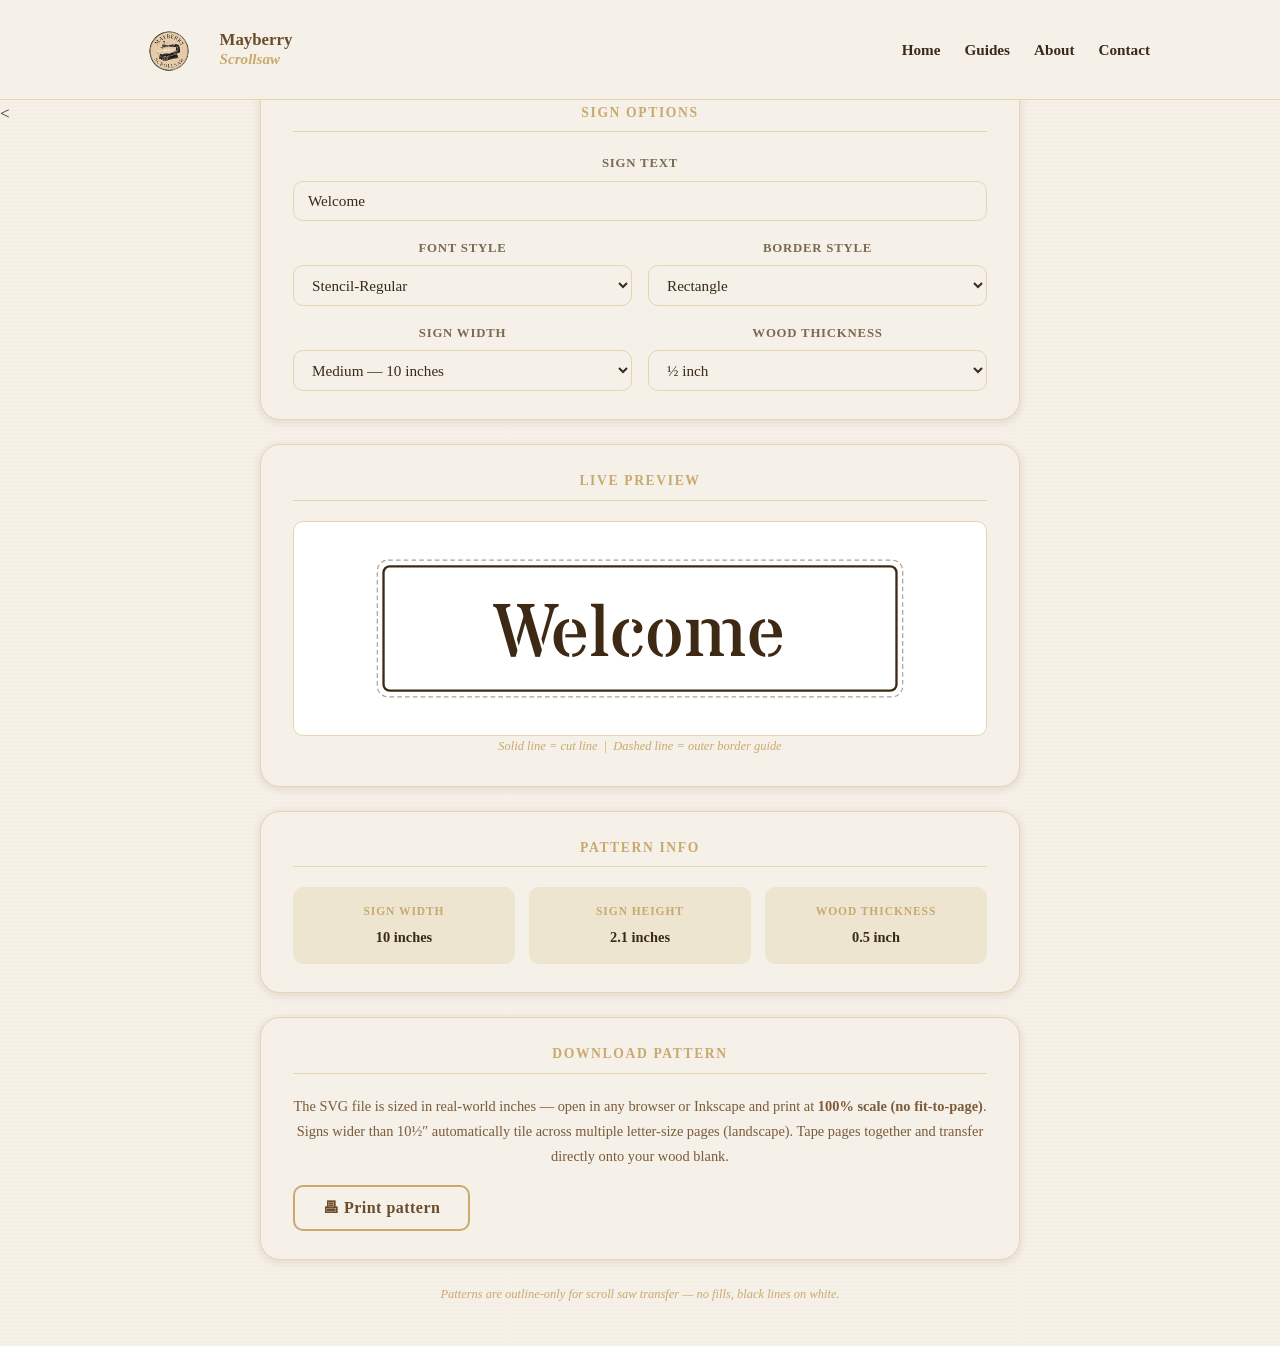
<file: ScrollSaw - Copy/signBuilder/index.html>
<!DOCTYPE html>
<html lang="en">
<head>
  <meta charset="UTF-8" />
  <meta name="viewport" content="width=device-width, initial-scale=1.0" />
  <title>Name Sign Builder</title>
 
  <link rel="stylesheet" href="signstyles.css" />
  
</head>
<div id="site-header">
    <div class="header-inner">
        <a class="logo" aria-label="Mayberry Scrollsaw home">
            <img src="../images/logoSVG.svg" alt="Mayberry Scrollsaw logo" class="logo-icon" />

            <!-- Decorative crosshair/compass icon -->
            <!-- Brand name — <br> splits into two lines on screen;
             <em> italicises "Scrollsaw" via CSS               -->
            <span class="logo-text">Mayberry<br /><em>Scrollsaw</em></span>

        </a>
    

        <!-- PRIMARY NAV LINKS
         href values are anchor IDs — they scroll to matching sections.
         Add/remove <li> items here to change the menu.               -->
        <nav id="main-nav" aria-label="Primary navigation">
            <ul>
                <li><a href="../index.html">Home</a></li>
                <li><a href="../guides/guideHome.html">Guides</a></li>
                <li><a href="../about.html">About</a></li>
                <li><a href="#contact">Contact</a></li>
            </ul>
        </nav>
    </div><</div>
<body>

    <div class="page-wrap">

        <header>
           
        </header>

        <!-- FORM CARD -->
        <div class="card">
            <h2>Sign options</h2>
            <div class="form-grid">

                <div class="field full">
                    <label for="sb-name">Sign text</label>
                    <input type="text" id="sb-name" placeholder='e.g. "Grandpa&apos;s Shop"' value="Welcome" maxlength="40" />
                </div>

                <div class="field">
                    <label for="sb-font">Font style</label>
                    <select id="sb-font">
                        <option value="Stencil-Regular">Stencil-Regular</option>
                        <option value="Stencil-Bold">Stencil-Bold</option>
                        <option value="Thin-Regular">Thin-Regular</option>
                        <option value="Thin-Bold">Thin-Bold</option>
                        <option value="Thin-Extra">Thin-Extra</option>
                        <option value="Huge">Huge</option>
                        <option value="Chunk">Chunk</option>
                        <option value="South">South</option>

                    </select>
                </div>

                <div class="field">
                    <label for="sb-border">Border style</label>
                    <select id="sb-border">
                        <option value="rect">Rectangle</option>
                        <option value="oval">Oval</option>
                        <option value="arch">Arch top</option>
                        <option value="scallop">Scalloped</option>
                        <option value="bubbles">Bubbles</option>
                        <option value="fancy">Fancy</option>
                        <option value="none">No border</option>
                    </select>
                </div>

                <div class="field" style="display:none">
                    <label for="sb-bottom">Bottom edge</label>
                    <select id="sb-bottom">
                        <option value="flat">Flat</option>
                        <option value="match">Match top</option>
                    </select>
                </div>

                <div class="field">
                    <label for="sb-size">Sign width</label>
                    <select id="sb-size">
                        <option value="small">Small — 6 inches</option>
                        <option value="medium" selected>Medium — 10 inches</option>
                        <option value="large">Large — 14 inches</option>
                    </select>
                </div>

                <div class="field">
                    <label for="sb-thickness">Wood thickness</label>
                    <select id="sb-thickness">
                        <option value="0.25">&#188; inch</option>
                        <option value="0.5" selected>&#189; inch</option>
                        <option value="0.75">&#190; inch</option>
                    </select>
                </div>

            </div>
        </div>

        <!-- PREVIEW CARD -->
        <div class="card">
            <h2>Live preview</h2>
            <div class="preview-area">
                <svg id="preview-svg" xmlns="http://www.w3.org/2000/svg"></svg>
            </div>
            <p class="preview-hint">Solid line = cut line &nbsp;|&nbsp; Dashed line = outer border guide</p>
        </div>

        <!-- INFO TILES -->
        <div class="card">
            <h2>Pattern info</h2>
            <div class="info-grid">
                <div class="info-tile">
                    <div class="tile-label">Sign width</div>
                    <div class="tile-value" id="info-width">—</div>
                </div>
                <div class="info-tile">
                    <div class="tile-label">Sign height</div>
                    <div class="tile-value" id="info-height">—</div>
                </div>
                <div class="info-tile">
                    <div class="tile-label">Wood thickness</div>
                    <div class="tile-value" id="info-thick">—</div>
                </div>
            </div>
        </div>

        <!-- DOWNLOAD CARD -->
        <div class="card">
            <h2>Download pattern</h2>
            <p style="font-size:0.9rem; color:#7a5c3a; margin-bottom:16px;">
                The SVG file is sized in real-world inches — open in any browser or Inkscape and print at <strong>100% scale (no fit-to-page)</strong>.
                Signs wider than 10½&Prime; automatically tile across multiple letter-size pages (landscape). Tape pages together and transfer directly onto your wood blank.
            </p>
            <div class="actions">

                <button class="btn btn-secondary" onclick="printPreview()">&#128438; Print pattern</button>
            </div>
        </div>

        <footer>Patterns are outline-only for scroll saw transfer &mdash; no fills, black lines on white.</footer>

    </div><!-- /page-wrap -->
    <script src="borderPaths.js"></script>

    <script src="signScript.js"></script>
</body>
</html>
</file>
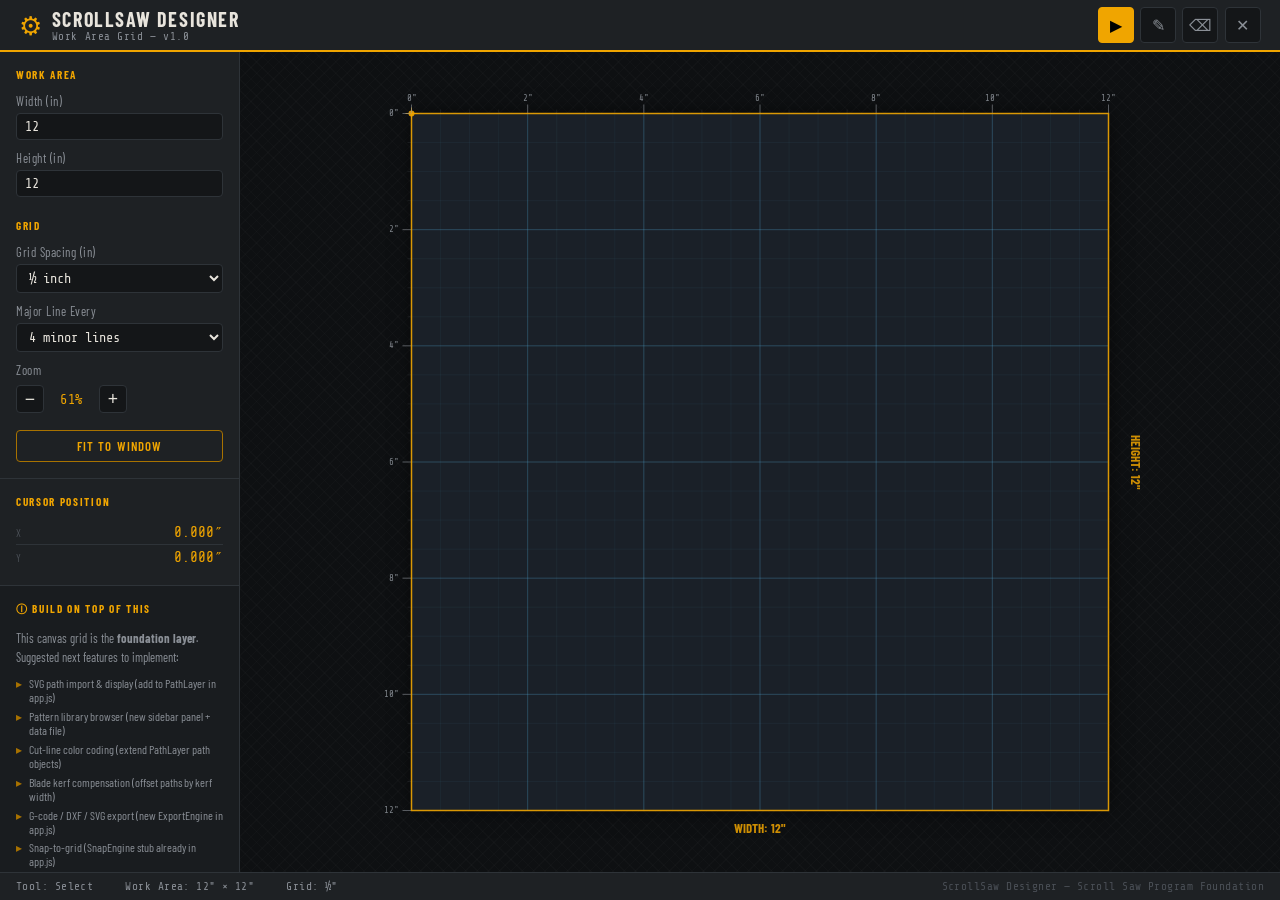
<file: ScrollSaw - Copy/programs/programsTemplate/index.html>
<!DOCTYPE html>
<!--
  ╔══════════════════════════════════════════════════════════════════╗
  ║  ScrollSaw Designer — index.html                                ║
  ║  Foundation layer for a scroll saw pattern design program       ║
  ╠══════════════════════════════════════════════════════════════════╣
  ║  FILE STRUCTURE OVERVIEW                                        ║
  ║  ─────────────────────────────────────────────────────────────  ║
  ║  index.html  → Page structure, all UI elements, loads files     ║
  ║  styles.css  → All visual styling, colors, layout, fonts        ║
  ║  app.js      → All logic: grid drawing, zoom, pan, tools        ║
  ║                                                                  ║
  ║  HOW IT ALL CONNECTS                                            ║
  ║  ─────────────────────────────────────────────────────────────  ║
  ║  1. The <canvas id="work-canvas"> is where everything draws.    ║
  ║     app.js grabs this element and renders the grid onto it.     ║
  ║                                                                  ║
  ║  2. The sidebar inputs (width, height, grid spacing, zoom)      ║
  ║     are wired in app.js via addEventListener("change").         ║
  ║     Changing a value → updates state → redraws grid.           ║
  ║                                                                  ║
  ║  3. Tool buttons (#btn-select, #btn-draw, #btn-erase) call      ║
  ║     ToolManager.activate("toolname") in app.js.                 ║
  ║                                                                  ║
  ║  4. Status bar spans are updated by app.js whenever state       ║
  ║     changes (tool, work area size, grid spacing).               ║
  ║                                                                  ║
  ║  TO ADD A NEW SIDEBAR CONTROL                                   ║
  ║  ─────────────────────────────────────────────────────────────  ║
  ║  1. Add an <input> or <select> here with a unique id.           ║
  ║  2. In app.js, grab it: const el = document.getElementById()   ║
  ║  3. Add: el.addEventListener("change", () => { ... })           ║
  ║  4. Update state and call GridRenderer.draw()                   ║
  ╚══════════════════════════════════════════════════════════════════╝
-->
<html lang="en">
<head>
    <meta charset="UTF-8" />
    <meta name="viewport" content="width=device-width, initial-scale=1.0" />
    <title>Scroll Saw Designer — Work Area Grid</title>

    <!-- All styles are in styles.css. See that file for layout/color notes. -->
    <link rel="stylesheet" href="styles.css" />
</head>
<body>

    <!-- ═══════════════════════════════════════
         HEADER BAR
         Contains: app title + toolbar buttons
         Buttons are wired in app.js near the
         bottom under "CONTROL EVENTS"
         ═══════════════════════════════════════ -->
    <header class="app-header">

        <!-- Brand / Title -->
        <div class="header-brand">
            <span class="brand-icon">⚙</span>
            <div>
                <h1>ScrollSaw Designer</h1>
                <p class="subtitle">Work Area Grid &mdash; v1.0</p>
            </div>
        </div>

        <!-- Tool buttons — wired to ToolManager.activate() in app.js -->
        <nav class="header-tools">
            <!-- id="btn-select" → ToolManager.activate('select') -->
            <button class="tool-btn active" id="btn-select" title="Select / Pan (Alt+drag or middle mouse)">&#9654;</button>

            <!-- id="btn-draw" → ToolManager.activate('draw')
                 Click to add points, double-click to finish path,
                 right-click to cancel. Logic in app.js mousedown/dblclick. -->
            <button class="tool-btn" id="btn-draw" title="Draw Path (click=point, dbl=finish, right=cancel)">&#9998;</button>

            <!-- id="btn-erase" → ToolManager.activate('erase') — STUB, ready for logic -->
            <button class="tool-btn" id="btn-erase" title="Erase Path (stub — add hit detection in app.js)">&#9003;</button>

            <!-- id="btn-clear" → clears ALL paths via PathLayer.clear() -->
            <button class="tool-btn danger" id="btn-clear" title="Clear All Drawn Paths">&#10005;</button>
        </nav>
    </header>


    <!-- ═══════════════════════════════════════
         MAIN LAYOUT
         Two-column: sidebar (left) + canvas (right)
         CSS handles the flex layout in styles.css
         under ".app-body"
         ═══════════════════════════════════════ -->
    <main class="app-body">

        <!-- ─────────────────────────────────────
             LEFT SIDEBAR
             All inputs here update state in app.js
             and trigger a GridRenderer.draw() call
             ───────────────────────────────────── -->
        <aside class="sidebar">

            <!-- WORK AREA SIZE PANEL
                 Controls: workWidth, workHeight (in inches)
                 In app.js these map to state.workWidth / state.workHeight
                 Changing these redraws the grid rectangle on the canvas -->
            <section class="panel">
                <h2 class="panel-title">Work Area</h2>

                <!-- Width input → state.workWidth in app.js -->
                <label class="field-label">
                    Width (in)
                    <input class="field-input" type="number" id="wa-width"
                           value="12" min="1" max="96" step="0.5" />
                </label>

                <!-- Height input → state.workHeight in app.js -->
                <label class="field-label">
                    Height (in)
                    <input class="field-input" type="number" id="wa-height"
                           value="12" min="1" max="96" step="0.5" />
                </label>


                <!-- GRID SETTINGS
                     Grid Spacing = distance between minor grid lines, in inches
                     Major Every  = how many minor lines between bold major lines
                     Both update state and trigger GridRenderer.draw() -->
                <h2 class="panel-title" style="margin-top:1.4rem;">Grid</h2>

                <!-- Grid spacing → state.gridSpacing in app.js -->
                <label class="field-label">
                    Grid Spacing (in)
                    <select class="field-input" id="grid-spacing">
                        <option value="0.25">¼ inch</option>
                        <option value="0.5" selected>½ inch</option>
                        <option value="1">1 inch</option>
                        <option value="2">2 inches</option>
                    </select>
                </label>

                <!-- Major line interval → state.majorEvery in app.js
                     e.g. "4" means every 4th minor line is drawn as a major line -->
                <label class="field-label">
                    Major Line Every
                    <select class="field-input" id="major-every">
                        <option value="2">2 minor lines</option>
                        <option value="4" selected>4 minor lines</option>
                        <option value="8">8 minor lines</option>
                    </select>
                </label>


                <!-- ZOOM CONTROLS
                     +/- buttons call applyZoom() in app.js
                     Zoom label (#zoom-label) is updated by updateZoomLabel()
                     You can also scroll the mouse wheel on the canvas to zoom -->
                <label class="field-label">
                    Zoom
                    <div class="zoom-row">
                        <!-- calls applyZoom(-ZOOM_STEP) in app.js -->
                        <button class="zoom-btn" id="zoom-out">&#8722;</button>
                        <span class="zoom-val" id="zoom-label">100%</span>
                        <!-- calls applyZoom(+ZOOM_STEP) in app.js -->
                        <button class="zoom-btn" id="zoom-in">&#43;</button>
                    </div>
                </label>

                <!-- Fit to Window → calls fitToWindow() in app.js
                     Scales + centers the work area in the visible canvas -->
                <button class="action-btn" id="btn-fit">Fit to Window</button>
            </section>


            <!-- CURSOR POSITION PANEL
                 Updated on every mousemove event in app.js.
                 Displays the cursor position in inches relative
                 to the top-left corner of the work area (origin). -->
            <section class="panel">
                <h2 class="panel-title">Cursor Position</h2>

                <!-- Updated by: elCursorX.textContent = ip.x.toFixed(3) + '"' -->
                <div class="coord-row">
                    <span class="coord-label">X</span>
                    <span class="coord-val" id="cursor-x">0.000&Prime;</span>
                </div>

                <!-- Updated by: elCursorY.textContent = ip.y.toFixed(3) + '"' -->
                <div class="coord-row">
                    <span class="coord-label">Y</span>
                    <span class="coord-val" id="cursor-y">0.000&Prime;</span>
                </div>
            </section>


            <!-- DEVELOPER NOTES PANEL
                 Informational only — describes what to build next.
                 Safe to remove or replace with a pattern library panel, etc. -->
            <section class="panel note-panel">
                <h2 class="panel-title">&#9432; Build On Top Of This</h2>
                <p>
                    This canvas grid is the <strong>foundation layer</strong>.
                    Suggested next features to implement:
                </p>
                <ul>
                    <li>SVG path import &amp; display (add to PathLayer in app.js)</li>
                    <li>Pattern library browser (new sidebar panel + data file)</li>
                    <li>Cut-line color coding (extend PathLayer path objects)</li>
                    <li>Blade kerf compensation (offset paths by kerf width)</li>
                    <li>G-code / DXF / SVG export (new ExportEngine in app.js)</li>
                    <li>Snap-to-grid (SnapEngine stub already in app.js)</li>
                    <li>Shape tools: circle, rectangle, arc (new tools in ToolManager)</li>
                    <li>Undo / Redo stack (wrap PathLayer mutations)</li>
                </ul>
            </section>

        </aside><!-- end .sidebar -->
        <!-- ─────────────────────────────────────
             CANVAS WRAPPER + CANVAS
             The wrapper div fills remaining space.
             The canvas inside it is sized to match
             the wrapper by resizeCanvas() in app.js.

             All grid drawing happens on #work-canvas
             via the 2D canvas API in app.js.

             Mouse events (mousemove, mousedown, wheel)
             are attached to #work-canvas in app.js.
             ───────────────────────────────────── -->
        <div class="canvas-wrapper" id="canvas-wrapper">
            <!--
              #work-canvas: The main drawing surface.
              - Sized dynamically by resizeCanvas() in app.js
              - Grid drawn by GridRenderer.draw()
              - Paths drawn by PathLayer.draw()
              - Mouse events wired in app.js
            -->
            <canvas id="work-canvas"></canvas>
        </div>

    </main><!-- end .app-body -->
    <!-- ═══════════════════════════════════════
         STATUS BAR (bottom of screen)
         These spans are updated by app.js:
           #status-tool → ToolManager.activate()
           #status-size → updateStatus()
           #status-grid → updateStatus()
         ═══════════════════════════════════════ -->
    <footer class="status-bar">
        <span id="status-tool">Tool: Select</span>
        <span id="status-size">Work Area: 12&Prime; &times; 12&Prime;</span>
        <span id="status-grid">Grid: ½&Prime;</span>
        <span class="status-credit">ScrollSaw Designer — Scroll Saw Program Foundation</span>
    </footer>


    <!--
      app.js loaded at end of body so all DOM elements above exist
      before the JS tries to getElementById() them.
      All logic lives in app.js — do not inline scripts here.
    -->
    <script src="app.js"></script>
</body>
</html>
</file>
<file: ScrollSaw - Copy/signBuilder/signstyles.css>
@font-face {
    font-family: 'Stencil-Regular';
    src: url('../fonts/StardosStencil-Regular.ttf') format('truetype');
    font-weight: 700;
}

@font-face {
    font-family: 'Stencil-Bold';
    src: url('../fonts/StardosStencil-Bold.ttf') format('truetype');
    font-weight: 700;
}

@font-face {
    font-family: 'Thin-Regular';
    src: url('../fonts/postnobillscolombo-regular.ttf') format('truetype');
    font-weight: 700;
}

@font-face {
    font-family: 'Thin-Light';
    src: url('../fonts/postnobillscolombo-light.ttf') format('truetype');
    font-weight: 700;
}

@font-face {
    font-family: 'Thin-Bold';
    src: url('../fonts/postnobillscolombo-bold.ttf') format('truetype');
    font-weight: 700;
}

@font-face {
    font-family: 'Thin-Extra';
    src: url('../fonts/postnobillscolombo-extrabold.ttf') format('truetype');
    font-weight: 700;
}

@font-face {
    font-family: 'Huge';
    src: url('../fonts/lintsec.ttf') format('truetype');
    font-weight: 700;
}

@font-face {
    font-family: 'Chunk';
    src: url('../fonts/gomarice_shibuya_zero.ttf') format('truetype');
    font-weight: 700;
}

@font-face {
    font-family: 'South';
    src: url('../fonts/Beon-Regular.ttf') format('truetype');
    font-weight: 700;
}
/* =============================================================
   1. CSS CUSTOM PROPERTIES
   Design tokens used throughout. Changing a value here
   cascades everywhere — easy theming.
============================================================= */
:root {
    /* --- Color Palette --- */
    --cream: #f5f0e8; /* page background, warm off-white       */
    --parchment: #ede5d0; /* section alternating background         */
    --warm-tan: #c9a96e; /* mid-tone wood color                    */
    --bark: #6b4c2a; /* dark brown, headings / borders         */
    --bark-deep: #3e2a14; /* deepest brown, footer bg               */
    --sawdust: #e8d5b0; /* lightest wood highlight                */
    --green-sage: #7a8c6e; /* muted sage green accent                */
    --green-dark: #4a5e3a; /* darker green for hover states          */
    --red-barn: #9b3a2e; /* classic barn-red, sparingly            */
    --text-main: #3a2a18; /* primary body text                      */
    --text-muted: #7a6a52; /* secondary / muted text                 */
    --white: #ffffff;
    /* --- Typography --- */
    --font-display: 'Playfair Display', Georgia, serif;
    --font-body: 'Lora', Georgia, serif;
    /* --- Spacing scale --- */
    --space-xs: 0.5rem; /*  8px */
    --space-sm: 1rem; /* 16px */
    --space-md: 1.5rem; /* 24px */
    --space-lg: 2.5rem; /* 40px */
    --space-xl: 4rem; /* 64px */
    --space-xxl: 6rem; /* 96px */
    /* --- Layout --- */
    --max-width: 1100px;
    --header-h: 100px;
    /* --- Border & radius --- */
    --radius-sm: 4px;
    --radius-md: 10px;
    --radius-lg: 20px;
    /* --- Shadows --- */
    --shadow-sm: 0 2px 8px rgba(62,42,20,0.12);
    --shadow-md: 0 6px 24px rgba(62,42,20,0.18);
    --shadow-lg: 0 12px 48px rgba(62,42,20,0.25);
    /* --- Transitions --- */
    --ease-out: cubic-bezier(0.22, 1, 0.36, 1);
    --t-fast: 160ms;
    --t-mid: 320ms;
    --t-slow: 500ms;
}

h1, h2, h3, h4 {
    font-family: var(--font-display);
    font-weight: 700;
    line-height: 1.2;
    color: var(--bark);
}

h1 {
    font-size: clamp(2.4rem, 6vw, 4rem);
}

h2 {
    font-size: clamp(1.8rem, 4vw, 2.6rem);
}

h3 {
    font-size: 1.4rem;
}

p {
    max-width: 65ch;
}
/* Comfortable line length for paragraphs */

em {
    font-style: italic;
}

blockquote {
    font-family: var(--font-display);
    font-style: italic;
    font-size: 1.3rem;
    color: var(--warm-tan);
    border-left: 4px solid var(--warm-tan);
    padding-left: var(--space-sm);
    margin: var(--space-md) 0;
}

*, *::before, *::after {
    box-sizing: border-box;
    margin: 0;
    padding: 0;
}

html {
    /* Smooth scrolling for in-page anchor links */
    scroll-behavior: smooth;
    font-size: 16px;
}

/* Remove bullet / numbering defaults */
ul {
    list-style: none;
}

/* Buttons inherit the page font and look clickable by default */
button {
    cursor: pointer;
    font-family: inherit;
    border: none;
    background: none;
}

/* Remove default focus ring; replaced with branded ring below */
:focus {
    outline: none;
}

/* Custom focus ring — visible only for keyboard navigation */
:focus-visible {
    outline: 2px solid var(--green-sage);
    outline-offset: 3px;
    border-radius: var(--radius-sm);
}

/* =============================================================
   6. HEADER & NAVIGATION
   Fixed header; becomes "scrolled" (smaller, shadowed) via JS.
============================================================= */
#site-header {
    position: fixed;
    top: 0;
    left: 0;
    right: 0;
    z-index: 100;
    height: var(--header-h);
    background-color: var(--cream);
    border-bottom: 1px solid var(--sawdust);
    transition: box-shadow var(--t-mid) var(--ease-out), height var(--t-mid) var(--ease-out);
}

    /* JS adds .scrolled when page is scrolled down */
    #site-header.scrolled {
        height: 80px;
        box-shadow: var(--shadow-md);
    }

.header-inner {
    max-width: var(--max-width);
    margin: 0 auto;
    padding: 0 var(--space-lg);
    height: 100%;
    display: flex;
    align-items: center;
    justify-content: space-between;
    gap: var(--space-md);
}

/* --- Logo --- */
.logo {
    display: flex;
    align-items: center;
    gap: 0.6rem;
    text-decoration: none;
    color: var(--bark);
    flex-shrink: 0;
}

.logo-icon {
    width: 80px;
    height: auto;
    color: var(--warm-tan);
    transition: transform var(--t-mid) var(--ease-out);
}

.site-pic {
    max-width: 400px;
    width: 100%;
    height: auto;
    margin: 0 auto 2rem;
}

.logo-img {
    height: calc(var(--header-h) - 16px);
    width: auto;
    object-fit: contain;
}

.logo:hover .logo-icon {
    /* Slight rotate on hover — like a spinning blade */
    transform: rotate(45deg);
}

.logo-text {
    font-family: var(--font-display);
    font-size: 1.05rem;
    font-weight: 700;
    line-height: 1.15;
}

    .logo-text em {
        color: var(--warm-tan);
        font-style: italic;
        font-size: 0.9em;
    }

/* --- Nav links --- */
#main-nav ul {
    display: flex;
    align-items: center;
    gap: var(--space-md);
}

#main-nav a {
    font-family: var(--font-display);
    font-size: 0.95rem;
    font-weight: 700;
    text-decoration: none;
    color: var(--text-main);
    padding-bottom: 2px;
    border-bottom: 2px solid transparent;
    transition: border-color var(--t-fast) var(--ease-out), color var(--t-fast) var(--ease-out);
}

    #main-nav a:hover,
    #main-nav a:focus-visible {
        color: var(--bark);
        border-bottom-color: var(--warm-tan);
    }

/* --- Hamburger (mobile toggle) --- */
.hamburger {
    display: none; /* Hidden on desktop; shown via media query */
    flex-direction: column;
    justify-content: center;
    align-items: center;
    gap: 5px;
    width: 36px;
    height: 36px;
    padding: 4px;
}

    .hamburger span {
        display: block;
        width: 22px;
        height: 2px;
        background-color: var(--bark);
        border-radius: 2px;
        transition: transform var(--t-mid) var(--ease-out), opacity var(--t-mid);
    }

    /* Animate hamburger to ✕ when nav is open */
    .hamburger[aria-expanded="true"] span:nth-child(1) {
        transform: translateY(7px) rotate(45deg);
    }

    .hamburger[aria-expanded="true"] span:nth-child(2) {
        opacity: 0;
    }

    .hamburger[aria-expanded="true"] span:nth-child(3) {
        transform: translateY(-7px) rotate(-45deg);
    }

body {
    font-family: var(--font-body);
    font-size: 1.0625rem;
    line-height: 1.75;
    color: var(--text-main);
    background-color: var(--cream);
    background-image: repeating-linear-gradient( 0deg, transparent, transparent 3px, rgba(180,140,90,0.03) 3px, rgba(180,140,90,0.03) 4px );
    -webkit-font-smoothing: antialiased;
    min-height: 100vh;
    padding: 40px 20px;
}

/* Block display on img prevents inline baseline gaps */
img {
    display: block;
    max-width: 100%;
    height: auto;
}

a {
    color: var(--bark);
    text-decoration-color: var(--warm-tan);
    transition: color var(--t-fast) var(--ease-out);
}

    a:hover,
    a:focus-visible {
        color: var(--green-dark);
    }

.strongFree {
    font-family: var(--font-display);
    font-size: 1.2rem;
    font-weight: 700;
    color: var(--bark-deep);
    letter-spacing: 0.04em;
    text-align: left;
}

.page-wrap {
    max-width: 760px;
    margin: 0 auto;
    text-align: center;
}

    .page-wrap p {
        max-width: 760px;
        margin: 0 auto;
        text-align: center;
    }

header {
    text-align: center;
    margin-bottom: 36px;
}

    header h1 {
        font-family: var(--font-display);
        font-size: 2rem;
        font-weight: 700;
        color: var(--bark-deep);
        letter-spacing: 0.04em;
        margin-bottom: 6px;
    }

    header p {
        font-size: 0.95rem;
        color: var(--text-muted);
    }

.card {
    background: var(--cream);
    border: 1px solid var(--sawdust);
    border-radius: var(--radius-lg);
    padding: 28px 32px;
    margin-bottom: 24px;
    box-shadow: var(--shadow-sm);
}

    .card h2 {
        font-family: var(--font-display);
        font-size: 0.85rem;
        letter-spacing: 0.12em;
        text-transform: uppercase;
        color: var(--warm-tan);
        margin-bottom: 20px;
        padding-bottom: 10px;
        border-bottom: 1px solid var(--sawdust);
    }

.form-grid {
    display: grid;
    grid-template-columns: 1fr 1fr;
    gap: 16px;
}

.field {
    display: flex;
    flex-direction: column;
    gap: 6px;
}

    .field.full {
        grid-column: 1 / -1;
    }

label {
    font-size: 0.8rem;
    font-weight: 700;
    letter-spacing: 0.06em;
    text-transform: uppercase;
    color: var(--text-muted);
}

input[type="text"],
select {
    padding: 10px 14px;
    font-size: 0.95rem;
    font-family: var(--font-body);
    border: 1px solid var(--sawdust);
    border-radius: var(--radius-md);
    background: var(--cream);
    color: var(--text-main);
    outline: none;
    transition: border-color var(--t-fast) var(--ease-out), box-shadow var(--t-fast) var(--ease-out);
}

    input[type="text"]:focus,
    select:focus {
        border-color: var(--warm-tan);
        box-shadow: 0 0 0 3px rgba(201,169,110,0.18);
    }

/* Preview area */
.preview-area {
    background: var(--white);
    border: 1px solid var(--sawdust);
    border-radius: var(--radius-md);
    padding: 28px 20px;
    display: flex;
    align-items: center;
    justify-content: center;
    min-height: 180px;
    overflow: hidden;
}

#preview-svg {
    max-width: 100%;
    height: auto;
    display: block;
}

.preview-hint {
    font-size: 0.78rem;
    color: var(--warm-tan);
    margin-top: 10px;
    text-align: center;
    font-style: italic;
}

/* Actions */
.actions {
    display: flex;
    gap: 12px;
    flex-wrap: wrap;
    margin-top: 6px;
}

/* --- Base Button --- */
.btn {
    display: inline-flex;
    align-items: center;
    gap: 7px;
    padding: 0.75rem 1.75rem;
    font-size: 1rem;
    font-family: var(--font-display);
    font-weight: 700;
    letter-spacing: 0.03em;
    border-radius: var(--radius-md);
    cursor: pointer;
    transition: background-color var(--t-fast) var(--ease-out), color var(--t-fast) var(--ease-out), transform var(--t-fast) var(--ease-out), box-shadow var(--t-fast) var(--ease-out);
    text-decoration: none;
}

    .btn:active {
        transform: translateY(1px);
    }

/* --- Primary Button --- */
.btn-primary {
    background-color: var(--bark);
    color: var(--cream);
    border: none;
    box-shadow: var(--shadow-sm);
}

    .btn-primary:hover,
    .btn-primary:focus-visible {
        background-color: var(--bark-deep);
        color: var(--cream);
        box-shadow: var(--shadow-md);
        transform: translateY(-2px);
    }

/* --- Secondary Button (outlined) --- */
.btn-secondary {
    background-color: transparent;
    color: var(--bark);
    border: 2px solid var(--warm-tan);
}

    .btn-secondary:hover,
    .btn-secondary:focus-visible {
        background-color: var(--warm-tan);
        color: var(--white);
        border-color: var(--warm-tan);
    }

/* Info section */
.info-grid {
    display: grid;
    grid-template-columns: repeat(3, 1fr);
    gap: 14px;
    margin-top: 4px;
}

.info-tile {
    background: var(--parchment);
    border-radius: var(--radius-md);
    padding: 14px 16px;
}

    .info-tile .tile-label {
        font-size: 0.72rem;
        text-transform: uppercase;
        letter-spacing: 0.08em;
        color: var(--warm-tan);
        font-weight: 700;
        margin-bottom: 4px;
    }

    .info-tile .tile-value {
        font-size: 0.9rem;
        color: var(--text-main);
        font-weight: 700;
    }

footer {
    text-align: center;
    font-size: 0.78rem;
    color: var(--warm-tan);
    margin-top: 20px;
    font-style: italic;
}

@media (max-width: 900px) {

    /* Show the hamburger button (hidden on desktop) */
    .hamburger {
        display: flex;
    }

    /* ── Off-canvas Mobile Nav Drawer ── */
    #main-nav {
        position: fixed;
        top: var(--header-h);
        left: 0;
        right: 0;
        background-color: var(--cream);
        border-bottom: 2px solid var(--sawdust);
        padding: var(--space-sm) var(--space-lg);
        box-shadow: var(--shadow-md);
        transform: translateY(-100%);
        opacity: 0;
        pointer-events: none;
        transition: transform var(--t-mid) var(--ease-out), opacity var(--t-mid) var(--ease-out);
    }

        /* Visible state — JS adds .is-open to #main-nav on hamburger click */
        #main-nav.is-open {
            transform: translateY(0);
            opacity: 1;
            pointer-events: auto;
        }

        /* Stack links vertically inside the drawer */
        #main-nav ul {
            flex-direction: column;
            align-items: flex-start;
            gap: var(--space-xs);
        }

        /* Slightly larger touch targets for finger navigation */
        #main-nav a {
            font-size: 1.1rem;
            padding: 0.4rem 0;
        }
}

@media (max-width: 600px) {
    :root {
        --space-lg: 1.5rem;
        --space-xl: 2.5rem;
        --space-xxl: 3.5rem;
    }
}

@media (max-width: 520px) {
    .form-grid {
        grid-template-columns: 1fr;
    }

    .field.full {
        grid-column: 1;
    }

    .info-grid {
        grid-template-columns: 1fr 1fr;
    }

    header h1 {
        font-size: 1.4rem;
    }

    .card {
        padding: 20px 18px;
    }

    .header-inner {
        padding: 0 var(--space-sm);
    }
}
</file>
<file: ScrollSaw - Copy/programs/programsTemplate/styles.css>
/* ═══════════════════════════════════════════════════════════════════
   ScrollSaw Designer — styles.css
   ───────────────────────────────────────────────────────────────────
   WHAT THIS FILE DOES:
   Controls every visual aspect of the app — colors, fonts, layout,
   spacing, and sizing. No logic lives here; that's all in app.js.

   HOW TO CHANGE THE LOOK:
   - Colors/theme → edit the CSS variables in the :root block below
   - Fonts        → swap the Google Fonts @import URL + font-family vars
   - Sidebar width → change --sidebar-w
   - Header height → change --header-h (also affects layout math)

   FILE STRUCTURE (in order):
   1. Google Fonts import
   2. CSS custom properties (design tokens / variables)
   3. Reset / base styles
   4. Header bar
   5. Main layout (sidebar + canvas area)
   6. Sidebar panels and form controls
   7. Canvas wrapper
   8. Status bar (footer)
   9. Scrollbar styling
   ═══════════════════════════════════════════════════════════════════ */
/* ─────────────────────────────────────────────
   1. FONTS
   Share Tech Mono → monospace readouts (coords, labels)
   Barlow Condensed → UI labels, titles, buttons
   To swap fonts: change the URL below AND the font-family
   variables in :root. Pick from fonts.google.com
   ───────────────────────────────────────────── */
@import url('https://fonts.googleapis.com/css2?family=Share+Tech+Mono&family=Barlow+Condensed:wght@400;600;700&display=swap');
/* ─────────────────────────────────────────────
   2. CSS CUSTOM PROPERTIES (Design Tokens)
   These variables are used everywhere below.
   Changing a value here updates it globally.

   COLOR GUIDE:
   --bg-deep    = darkest background (canvas area, body)
   --bg-panel   = slightly lighter (sidebar, header)
   --bg-canvas  = the area behind the work grid
   --border     = subtle dividing lines between panels
   --accent     = golden orange highlight color
   --accent-dim = dimmer version for hover states
   --danger     = red, used for the clear/delete button
   --text-bright = main readable text
   --text-mid   = secondary / label text
   --text-dim   = very subtle text (credits, placeholders)
   --grid-minor = color of minor grid lines (on canvas)
   --grid-major = color of major grid lines (on canvas)
   ───────────────────────────────────────────── */
:root {
    --bg-deep: #141618;
    --bg-panel: #1e2124;
    --bg-canvas: #0e1012;
    --border: #2e3338;
    --accent: #f0a500;
    --accent-dim: #a87200;
    --danger: #c0392b;
    --text-bright: #e8e4dc;
    --text-mid: #8a8f96;
    --text-dim: #4a4f56;
    /* Grid line colors — used in app.js via GridRenderer._drawGrid()
     These are CSS variables but referenced as literal strings in JS.
     If you change them here, update the matching strings in app.js too. */
    --grid-minor: rgba(80, 160, 200, 0.18);
    --grid-major: rgba(80, 160, 200, 0.42);
    --grid-origin: rgba(240, 165, 0, 0.75);
    /* Font stacks — referenced throughout */
    --font-mono: 'Share Tech Mono', monospace;
    --font-ui: 'Barlow Condensed', sans-serif;
    --radius: 4px; /* border-radius used on inputs/buttons */
    /* Layout dimensions — change here to resize major sections */
    --sidebar-w: 240px; /* width of the left panel */
    --header-h: 52px; /* height of the top bar */
    --footer-h: 28px; /* height of the status bar */
}


/* ─────────────────────────────────────────────
   3. RESET & BASE STYLES
   box-sizing: border-box means padding/border
   are included in element width/height (sane default).
   overflow:hidden on html/body prevents page scrolling —
   all scrolling happens within individual panels.
   ───────────────────────────────────────────── */
*, *::before, *::after {
    box-sizing: border-box;
    margin: 0;
    padding: 0;
}

html, body {
    height: 100%;
    overflow: hidden; /* No page scroll — layout fills the viewport */
}

body {
    font-family: var(--font-ui);
    background: var(--bg-deep);
    color: var(--text-bright);
    display: flex;
    flex-direction: column; /* Stack: header → main → footer vertically */
    font-size: 14px;
}


/* ─────────────────────────────────────────────
   4. HEADER BAR
   Fixed height bar across the top.
   flex-shrink:0 prevents it from collapsing.
   The bottom border uses --accent color to
   give the industrial "warning stripe" look.
   ───────────────────────────────────────────── */
.app-header {
    height: var(--header-h);
    min-height: var(--header-h);
    background: var(--bg-panel);
    border-bottom: 2px solid var(--accent); /* golden accent line */
    display: flex;
    align-items: center;
    justify-content: space-between;
    padding: 0 1.2rem;
    gap: 1rem;
    flex-shrink: 0; /* Must not shrink — always full height */
}

/* Brand area (icon + title + subtitle) */
.header-brand {
    display: flex;
    align-items: center;
    gap: 0.6rem;
}

/* Spinning gear icon — purely decorative CSS animation */
.brand-icon {
    font-size: 1.6rem;
    color: var(--accent);
    line-height: 1;
    animation: spin-slow 12s linear infinite;
}
/* To stop the gear spinning: remove the animation line above */
@keyframes spin-slow {
    to {
        transform: rotate(360deg);
    }
}

.header-brand h1 {
    font-family: var(--font-ui);
    font-size: 1.25rem;
    font-weight: 700;
    letter-spacing: 0.08em;
    text-transform: uppercase;
    color: var(--text-bright);
    line-height: 1.1;
}

.subtitle {
    font-family: var(--font-mono);
    font-size: 0.68rem;
    color: var(--text-mid);
    letter-spacing: 0.05em;
}

/* Tool buttons row in the header
   Active state (current tool) = gold background
   Danger state (clear button) = red on hover */
.header-tools {
    display: flex;
    gap: 0.4rem;
}

.tool-btn {
    width: 36px;
    height: 36px;
    border: 1px solid var(--border);
    background: var(--bg-deep);
    color: var(--text-mid);
    border-radius: var(--radius);
    font-size: 1rem;
    cursor: pointer;
    transition: background 0.15s, color 0.15s, border-color 0.15s;
    display: flex;
    align-items: center;
    justify-content: center;
}
    /* Default hover */
    .tool-btn:hover {
        background: var(--border);
        color: var(--text-bright);
    }
    /* Active tool (set by ToolManager.activate() in app.js) */
    .tool-btn.active {
        background: var(--accent);
        color: #000;
        border-color: var(--accent);
    }
    /* Danger button hover (clear all) */
    .tool-btn.danger:hover {
        background: var(--danger);
        color: #fff;
        border-color: var(--danger);
    }


/* ─────────────────────────────────────────────
   5. MAIN LAYOUT
   .app-body fills remaining height between
   header and footer using flex: 1.
   It's a horizontal row: sidebar | canvas.
   ───────────────────────────────────────────── */
.app-body {
    flex: 1; /* Fill all vertical space between header and footer */
    display: flex; /* Side-by-side: sidebar then canvas */
    overflow: hidden; /* Contain children; scrolling handled internally */
}


/* ─────────────────────────────────────────────
   6. SIDEBAR (left panel)
   Fixed width, scrollable vertically.
   Contains stacked .panel sections.
   ───────────────────────────────────────────── */
.sidebar {
    width: var(--sidebar-w);
    min-width: var(--sidebar-w); /* Never shrink below this */
    background: var(--bg-panel);
    border-right: 1px solid var(--border);
    overflow-y: auto; /* Scroll if content overflows vertically */
    display: flex;
    flex-direction: column;
    gap: 0;
}

    /* Thin custom scrollbar for the sidebar */
    .sidebar::-webkit-scrollbar {
        width: 4px;
    }

    .sidebar::-webkit-scrollbar-track {
        background: transparent;
    }

    .sidebar::-webkit-scrollbar-thumb {
        background: var(--border);
        border-radius: 2px;
    }

/* Individual collapsible-style panel within the sidebar.
   Each .panel is a logical group of controls.
   To add a new group of controls: copy a <section class="panel"> block
   in index.html and add your inputs inside it. */
.panel {
    padding: 1rem;
    border-bottom: 1px solid var(--border);
}

/* Section heading inside a panel (e.g. "Work Area", "Grid") */
.panel-title {
    font-family: var(--font-ui);
    font-size: 0.7rem;
    font-weight: 700;
    letter-spacing: 0.15em;
    text-transform: uppercase;
    color: var(--accent); /* Gold color makes section titles stand out */
    margin-bottom: 0.75rem;
}

/* Label + input stacked vertically
   The <label> wraps both the text and the <input> in index.html */
.field-label {
    display: flex;
    flex-direction: column;
    gap: 0.25rem;
    font-size: 0.8rem;
    color: var(--text-mid);
    letter-spacing: 0.04em;
    margin-bottom: 0.65rem;
}

/* Shared style for <input type="number"> and <select> in sidebar */
.field-input {
    background: var(--bg-deep);
    border: 1px solid var(--border);
    border-radius: var(--radius);
    color: var(--text-bright);
    font-family: var(--font-mono); /* Monospace for numerical alignment */
    font-size: 0.85rem;
    padding: 0.3rem 0.5rem;
    width: 100%;
    outline: none;
    transition: border-color 0.15s;
}
    /* Gold border glow when input is focused */
    .field-input:focus {
        border-color: var(--accent);
    }
    /* Style dropdown options to match dark theme */
    .field-input option {
        background: var(--bg-panel);
    }

/* Zoom row: [ - ] [ 100% ] [ + ]
   The zoom percentage label (#zoom-label) is updated by
   updateZoomLabel() in app.js */
.zoom-row {
    display: flex;
    align-items: center;
    gap: 0.4rem;
    margin-top: 0.2rem;
}

.zoom-btn {
    width: 28px;
    height: 28px;
    border: 1px solid var(--border);
    background: var(--bg-deep);
    color: var(--text-bright);
    border-radius: var(--radius);
    font-size: 1.1rem;
    cursor: pointer;
    transition: background 0.15s;
}

    .zoom-btn:hover {
        background: var(--accent);
        color: #000;
        border-color: var(--accent);
    }

/* The "100%" text between zoom buttons */
.zoom-val {
    font-family: var(--font-mono);
    font-size: 0.85rem;
    color: var(--accent);
    min-width: 42px;
    text-align: center;
}

/* Full-width action button (e.g. "Fit to Window") */
.action-btn {
    width: 100%;
    padding: 0.45rem 0.5rem;
    background: transparent;
    border: 1px solid var(--accent-dim);
    color: var(--accent);
    border-radius: var(--radius);
    font-family: var(--font-ui);
    font-size: 0.8rem;
    font-weight: 600;
    letter-spacing: 0.08em;
    text-transform: uppercase;
    cursor: pointer;
    margin-top: 0.4rem;
    transition: background 0.15s, color 0.15s;
}

    .action-btn:hover {
        background: var(--accent);
        color: #000;
    }

/* Cursor coordinate display rows (X / Y readout)
   Values updated by mousemove handler in app.js */
.coord-row {
    display: flex;
    justify-content: space-between;
    align-items: center;
    padding: 0.25rem 0;
    border-bottom: 1px solid var(--border);
}

    .coord-row:last-child {
        border-bottom: none;
    }

.coord-label {
    font-size: 0.7rem;
    letter-spacing: 0.12em;
    color: var(--text-dim);
    text-transform: uppercase;
}

.coord-val {
    font-family: var(--font-mono);
    font-size: 0.9rem;
    color: var(--accent); /* Gold = live data readout */
}

/* Developer note panel — slightly darker background to visually
   separate it as informational rather than interactive.
   Safe to remove this entire section if you don't need it. */
.note-panel {
    background: #191c1f;
}

    .note-panel p {
        font-size: 0.78rem;
        color: var(--text-mid);
        line-height: 1.5;
        margin-bottom: 0.6rem;
    }

    .note-panel ul {
        list-style: none;
        padding: 0;
        display: flex;
        flex-direction: column;
        gap: 0.3rem;
    }

    .note-panel li {
        font-size: 0.75rem;
        color: var(--text-mid);
        padding-left: 0.8rem;
        position: relative;
    }
        /* Triangle bullet via ::before pseudo-element */
        .note-panel li::before {
            content: '▸';
            position: absolute;
            left: 0;
            color: var(--accent-dim);
        }
    /* Inline code style (used in the note panel) */
    .note-panel code {
        font-family: var(--font-mono);
        font-size: 0.72rem;
        color: var(--accent);
        background: rgba(240,165,0,0.08);
        padding: 0 3px;
        border-radius: 2px;
    }


/* ─────────────────────────────────────────────
   7. CANVAS WRAPPER & CANVAS
   .canvas-wrapper fills the remaining horizontal
   space to the right of the sidebar (flex: 1).
   The crosshatch pattern on the wrapper provides
   a visual "outside the work area" texture.
   #work-canvas is positioned absolutely inside
   and sized to fill the wrapper by app.js.
   ───────────────────────────────────────────── */
.canvas-wrapper {
    flex: 1; /* Fill all space to the right of the sidebar */
    overflow: hidden;
    position: relative; /* Required so the canvas can be position:absolute */
    background: var(--bg-canvas);
    /* Subtle crosshatch pattern outside the work area grid.
     This is CSS only — the actual grid is drawn on the canvas by app.js.
     To remove this texture: delete the background-image lines below. */
    background-image: repeating-linear-gradient( 45deg, rgba(255,255,255,0.015) 0px, rgba(255,255,255,0.015) 1px, transparent 1px, transparent 8px ), repeating-linear-gradient( -45deg, rgba(255,255,255,0.015) 0px, rgba(255,255,255,0.015) 1px, transparent 1px, transparent 8px );
    cursor: crosshair; /* Default; overridden dynamically in app.js */
}

/* The actual drawing canvas.
   Width/height set by resizeCanvas() in app.js — do not set here.
   Positioned to fill the wrapper exactly. */
#work-canvas {
    position: absolute;
    top: 0;
    left: 0;
    /* cursor is set via JS so it can change with the active tool */
}


/* ─────────────────────────────────────────────
   8. STATUS BAR (bottom footer)
   Fixed height bar at the bottom.
   Spans inside are updated by app.js:
     #status-tool → active tool name
     #status-size → work area dimensions
     #status-grid → current grid spacing
   ───────────────────────────────────────────── */
.status-bar {
    height: var(--footer-h);
    min-height: var(--footer-h);
    background: var(--bg-panel);
    border-top: 1px solid var(--border);
    display: flex;
    align-items: center;
    padding: 0 1rem;
    gap: 2rem; /* Space between status items */
    flex-shrink: 0; /* Must not shrink */
}

    .status-bar span {
        font-family: var(--font-mono);
        font-size: 0.7rem;
        color: var(--text-mid);
        letter-spacing: 0.04em;
    }

/* Credit text pushed to far right with margin-left: auto */
.status-credit {
    margin-left: auto;
    color: var(--text-dim) !important;
}


/* ─────────────────────────────────────────────
   9. SCROLLBAR STYLING (canvas wrapper)
   Thin dark scrollbars to match the theme.
   These only appear if content overflows,
   which shouldn't happen with the current layout
   (canvas fills wrapper exactly), but good to have.
   ───────────────────────────────────────────── */
.canvas-wrapper::-webkit-scrollbar {
    width: 6px;
    height: 6px;
}

.canvas-wrapper::-webkit-scrollbar-track {
    background: var(--bg-deep);
}

.canvas-wrapper::-webkit-scrollbar-thumb {
    background: var(--border);
    border-radius: 3px;
}
</file>
